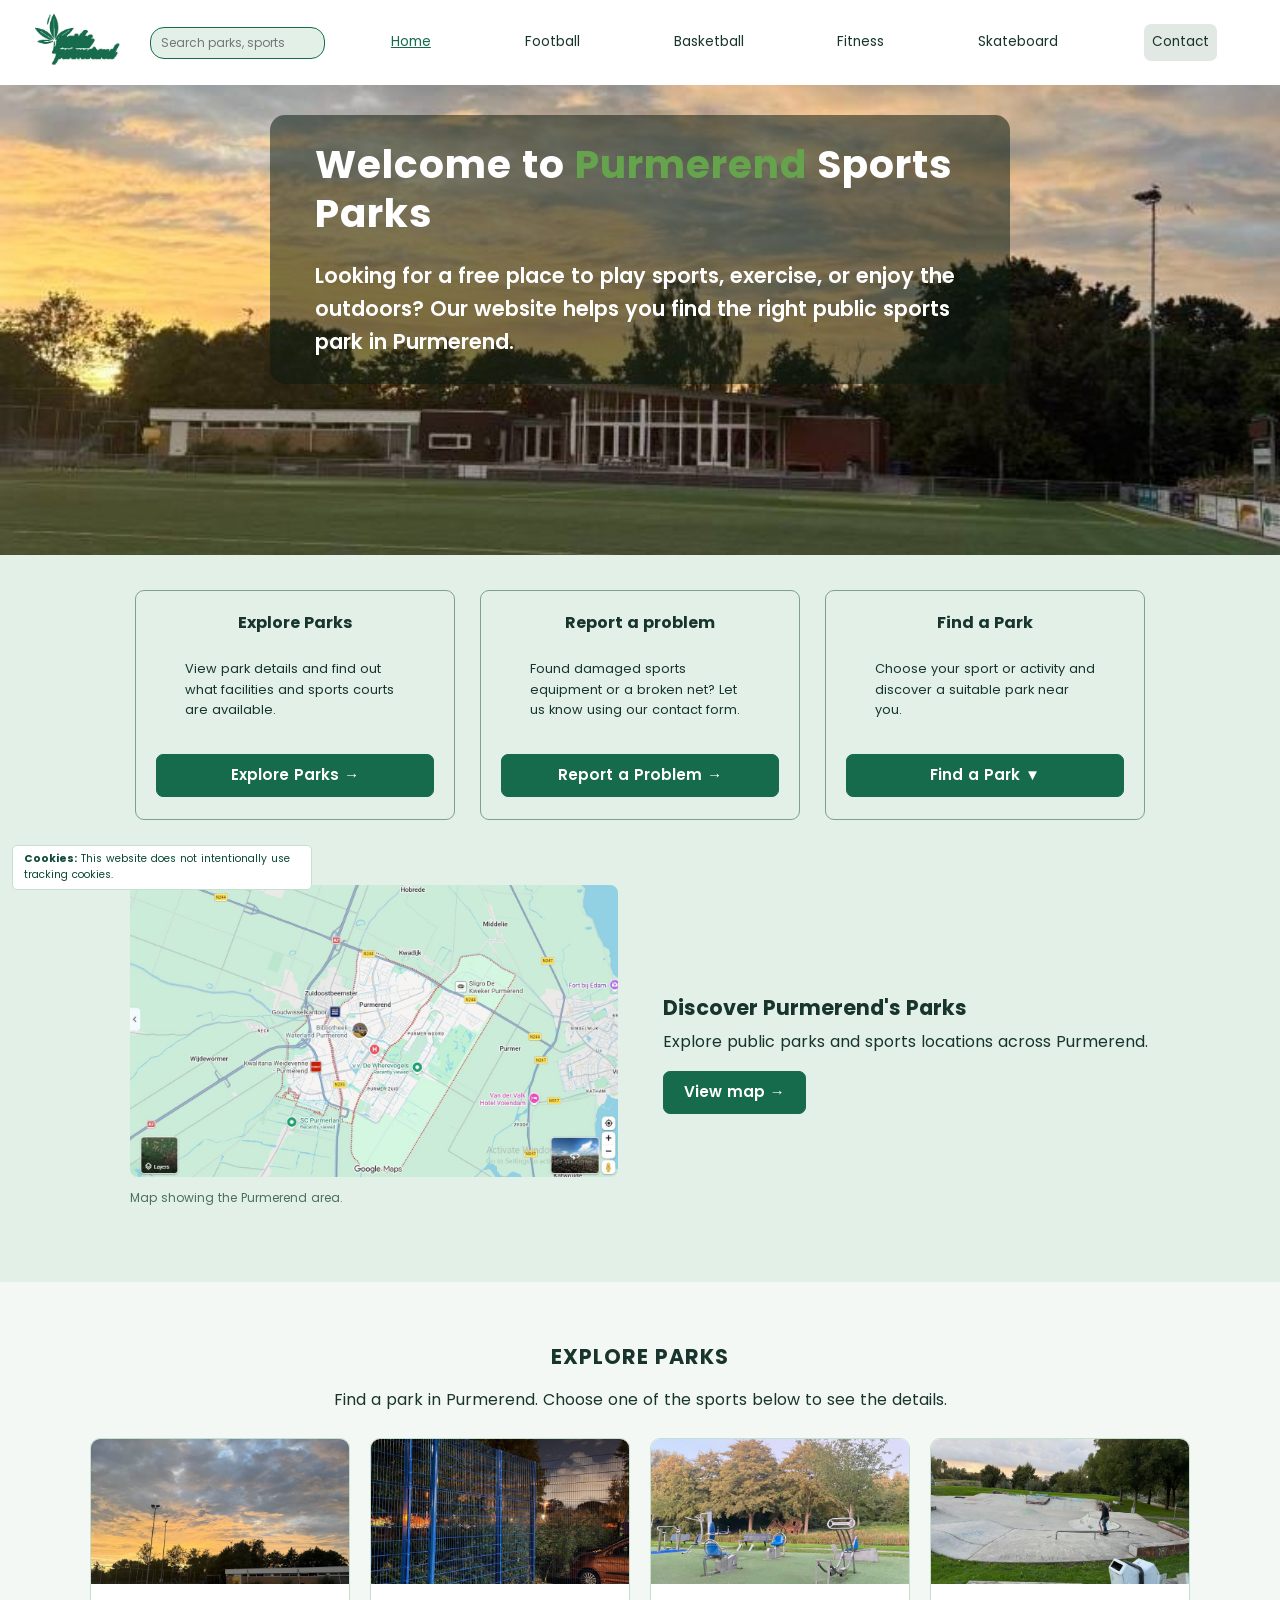
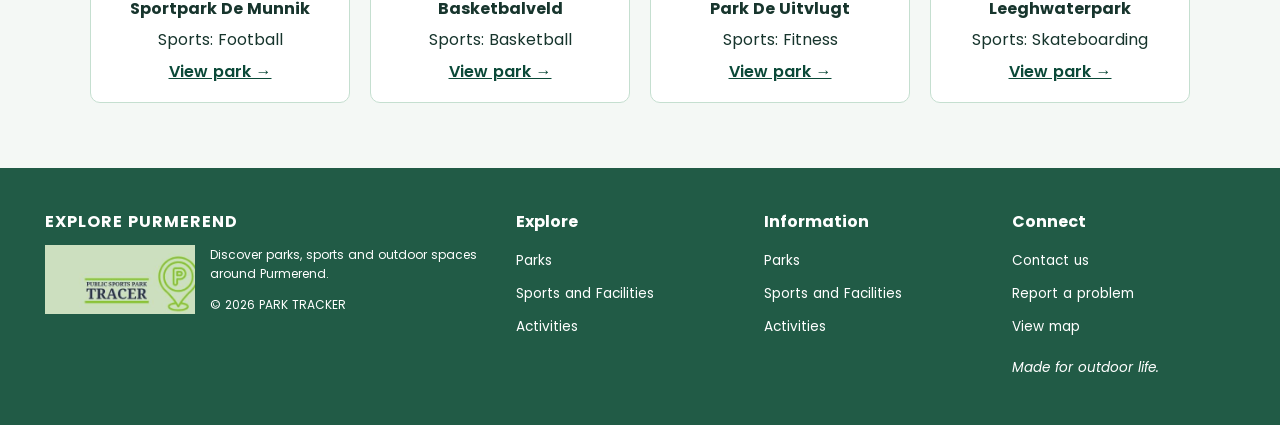
<file: index.html>
<!DOCTYPE html>
<html lang="en">
	<head>
		<meta charset="utf-8">
		<meta name="viewport" content="width=device-width, initial-scale=1.0">
		<meta name="author" content="Purmerend Sports Parks">
		<meta name="description" content="Find outdoor football, basketball, fitness and skateboard locations in Purmerend. Explore the parks, view the map or report a problem.">
		<meta name="keywords" content="Purmerend, sports parks, football, basketball, outdoor fitness">
		<title>Home | Purmerend Sports Parks</title>
		<link rel="icon" type="image/png" href="img/parks-purmerend-logo.png">
		<link rel="stylesheet" type="text/css" href="css/style.css">
		<script src="navigation.js" defer></script>
	</head>
	<body>
		<header class="site-header">
			<a class="site-logo" href="index.html" aria-label="Go to the homepage">
				<img src="img/parks-purmerend-logo.png" alt="Parks Purmerend green logo" title="Parks Purmerend">
			</a>
			<form class="search-form" action="https://www.google.com/search" method="get" role="search">
				<label for="site-search">Search the web for parks and sports</label>
				<input class="search-input" id="site-search" type="search" name="q" placeholder="Search parks, sports" required>
				<input class="search-submit" type="submit" value="Search">
			</form>
			<button id="menu-button" class="menu-button" type="button" aria-controls="site-navigation" aria-expanded="false">☰ Menu</button>
			<nav id="site-navigation" class="site-navigation" aria-label="Main navigation">
				<ul>
					<li><a class="current-page" href="index.html" aria-current="page">Home</a></li>
					<li><a href="football.html">Football</a></li>
					<li><a href="basketball.html">Basketball</a></li>
					<li><a href="fitness.html">Fitness</a></li>
					<li><a href="skateboard.html">Skateboard</a></li>
					<li><a class="contact-nav" href="contact.html">Contact</a></li>
				</ul>
			</nav>
		</header>
		<main>
			<section class="home-hero" aria-labelledby="home-title">
				<header class="hero-message">
					<h1 id="home-title">Welcome to <strong>Purmerend</strong> Sports Parks</h1>
					<p>Looking for a free place to play sports, exercise, or enjoy the outdoors? Our website helps you find the right public sports park in Purmerend.</p>
				</header>
			</section>
			<section class="home-features" aria-label="Ways to explore">
				<article class="feature-card feature-explore">
					<h2>Explore Parks</h2>
					<p>View park details and find out what facilities and sports courts are available.</p>
					<a class="button" href="#parks">Explore Parks →</a>
				</article>
				<article class="feature-card feature-report">
					<h2>Report a problem</h2>
					<p>Found damaged sports equipment or a broken net? Let us know using our contact form.</p>
					<a class="button" href="contact.html#report-form">Report a Problem →</a>
				</article>
				<article class="feature-card feature-find">
					<h2>Find a Park</h2>
					<p>Choose your sport or activity and discover a suitable park near you.</p>
					<details class="sport-picker">
						<summary>Find a Park ▼</summary>
						<ul>
							<li><a href="football.html">Football</a></li>
							<li><a href="basketball.html">Basketball</a></li>
							<li><a href="fitness.html">Fitness</a></li>
							<li><a href="skateboard.html">Skateboard</a></li>
						</ul>
					</details>
				</article>
			</section>
			<section id="park-map" class="map-overview" aria-labelledby="map-title">
				<figure>
					<a href="https://www.google.com/maps?q=sports+parks+Purmerend" target="_blank" rel="noopener noreferrer">
						<img src="img/purmerend-map.jpg" alt="Map of Purmerend and its surrounding parks" title="Discover sports parks around Purmerend">
					</a>
					<figcaption>Map showing the Purmerend area.</figcaption>
				</figure>
				<article class="map-text">
					<h2 id="map-title">Discover Purmerend's Parks</h2>
					<p>Explore public parks and sports locations across Purmerend.</p>
					<a class="button" href="https://www.google.com/maps?q=sports+parks+Purmerend" target="_blank" rel="noopener noreferrer">View map →</a>
				</article>
			</section>
			<section id="parks" class="parks-section" aria-labelledby="parks-title">
				<h2 id="parks-title">Explore Parks</h2>
				<p>Find a park in Purmerend. Choose one of the sports below to see the details.</p>
				<section class="park-cards" aria-label="Popular sport locations">
					<article>
						<img src="img/football-player.jpg" alt="Person playing football on an outdoor field" title="Football at Sportpark De Munnik">
						<h3>Sportpark De Munnik</h3>
						<p>Sports: Football</p>
						<a href="football.html">View park →</a>
					</article>
					<article>
						<img src="img/basketball-court.jpg" alt="Outdoor basketball court" title="Basketball park in Purmerend">
						<h3>Basketbalveld</h3>
						<p>Sports: Basketball</p>
						<a href="basketball.html">View park →</a>
					</article>
					<article>
						<img src="img/fitness-park.jpg" alt="Outdoor fitness equipment in a park" title="Fitness Park De Uitvlugt">
						<h3>Park De Uitvlugt</h3>
						<p>Sports: Fitness</p>
						<a href="fitness.html">View park →</a>
					</article>
					<article>
						<img src="img/skatepark.jpg" alt="Outdoor skate park with ramps" title="Skateboard park in Purmerend">
						<h3>Leeghwaterpark</h3>
						<p>Sports: Skateboarding</p>
						<a href="skateboard.html">View park →</a>
					</article>
				</section>
			</section>
		</main>
		<footer class="site-footer">
			<section class="footer-brand">
				<h2>Explore Purmerend</h2>
				<img src="img/park-tracker-logo.jpg" alt="Purmerend Sports Parks Tracker logo" title="Park Tracker logo">
				<p>Discover parks, sports and outdoor spaces around Purmerend.</p>
				<p>&copy; 2026 PARK TRACKER</p>
			</section>
			<section class="footer-links">
				<h2>Explore</h2>
				<ul>
					<li><a href="index.html#parks">Parks</a></li>
					<li><a href="football.html">Sports and Facilities</a></li>
					<li><a href="fitness.html">Activities</a></li>
				</ul>
			</section>
			<section class="footer-links">
				<h2>Information</h2>
				<ul>
					<li><a href="index.html#parks">Parks</a></li>
					<li><a href="basketball.html">Sports and Facilities</a></li>
					<li><a href="skateboard.html">Activities</a></li>
				</ul>
			</section>
			<section class="footer-links">
				<h2>Connect</h2>
				<ul>
					<li><a href="contact.html">Contact us</a></li>
					<li><a href="contact.html#report-form">Report a problem</a></li>
					<li><a href="index.html#park-map">View map</a></li>
				</ul>
				<p><em>Made for outdoor life.</em></p>
			</section>
		</footer>
		<aside class="cookie-notice" aria-label="Cookie notice">
			<p><strong>Cookies:</strong> This website does not intentionally use tracking cookies.</p>
		</aside>
	</body>
</html>
</file>
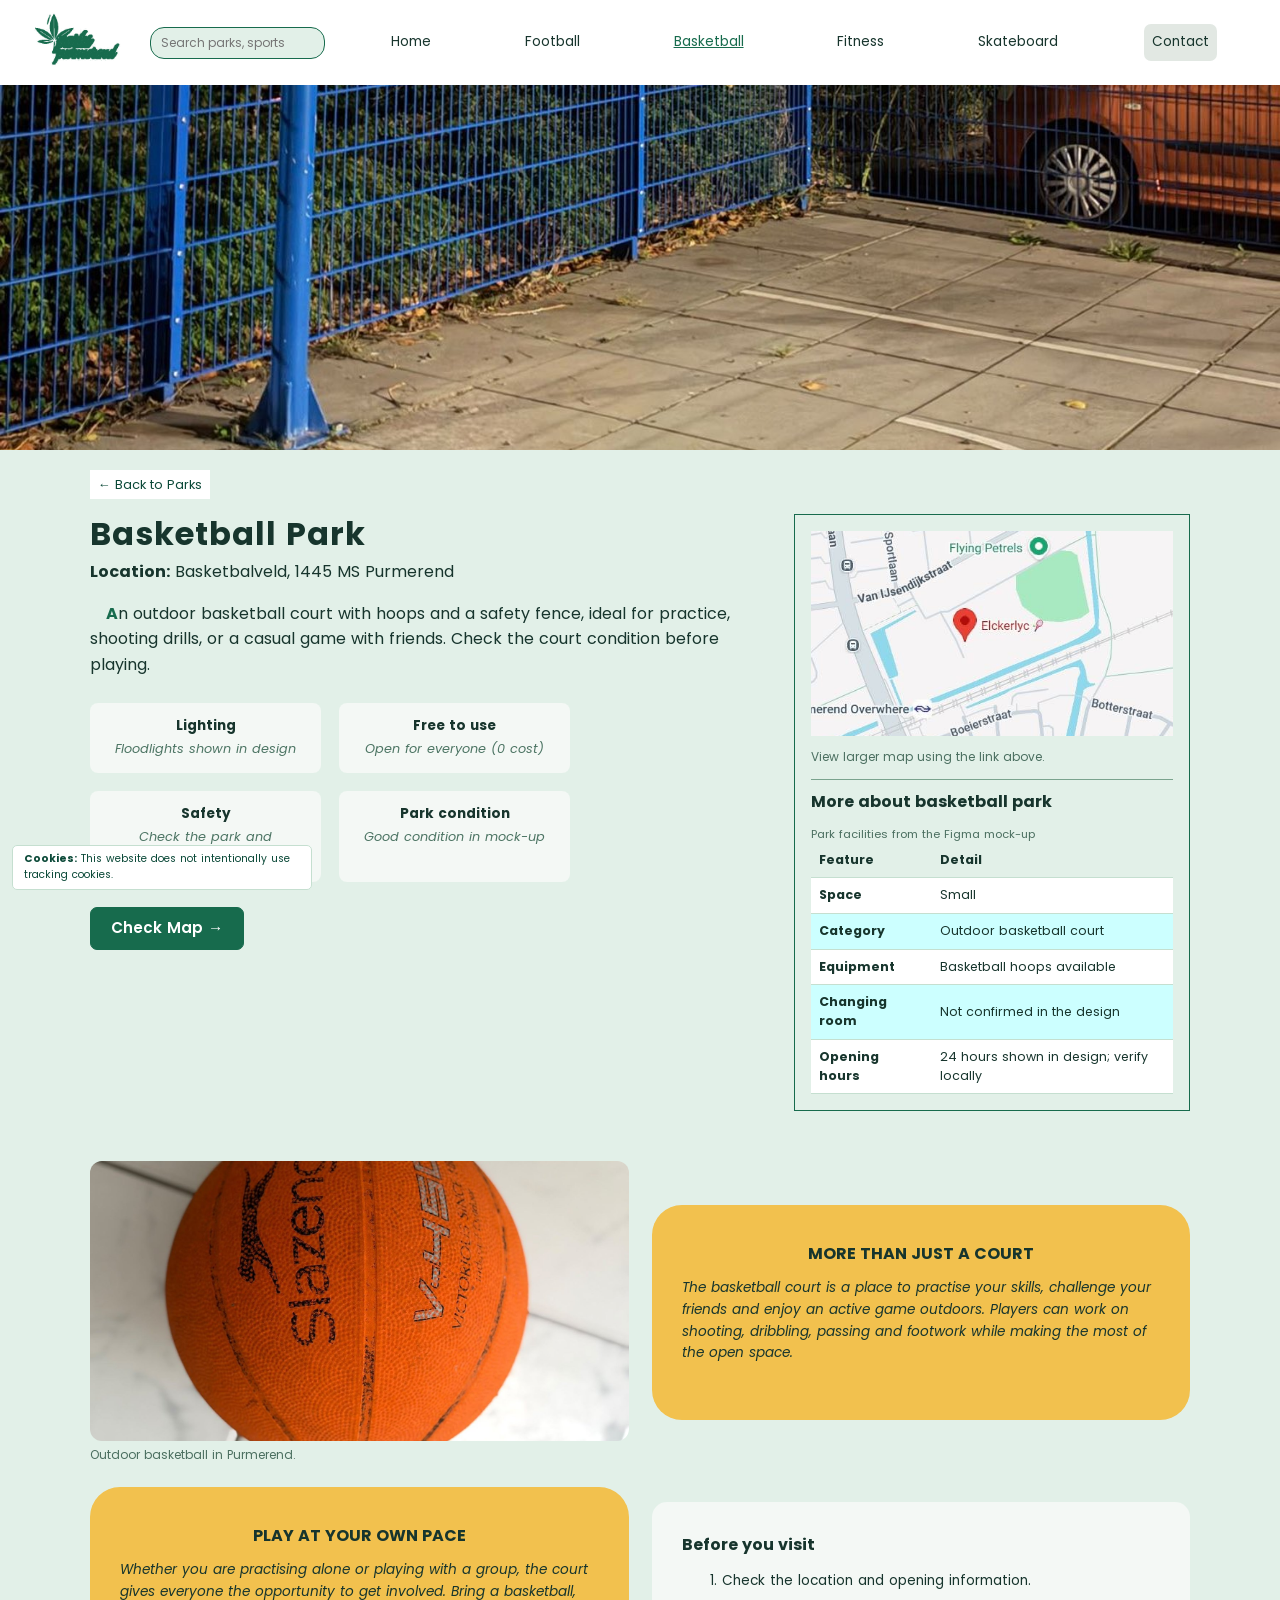
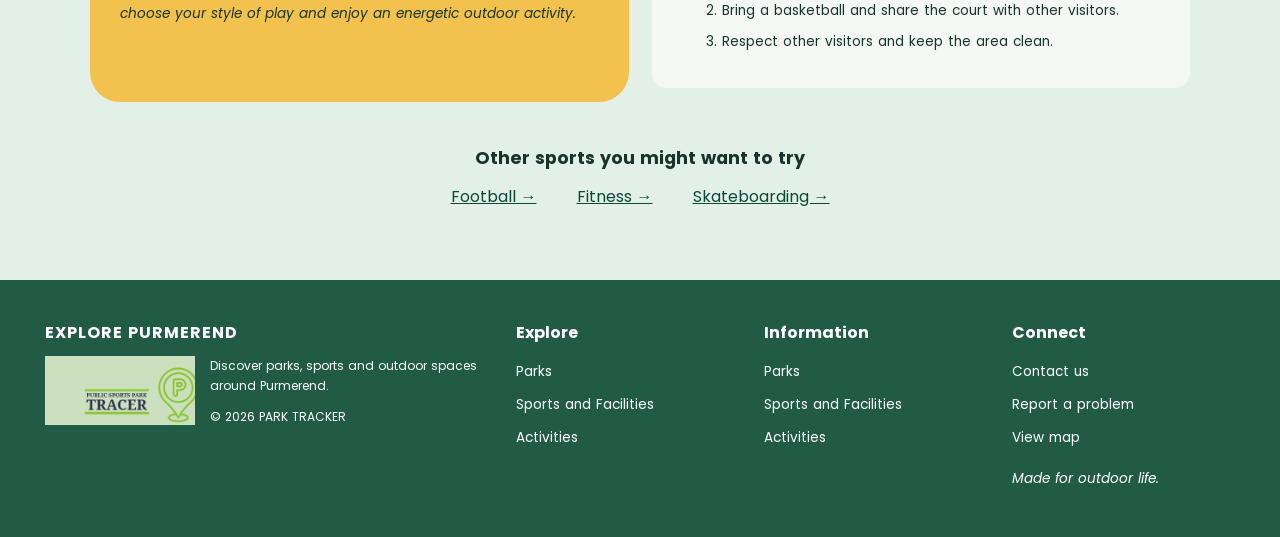
<file: basketball.html>
<!DOCTYPE html>
<html lang="en">
	<head>
		<meta charset="utf-8">
		<meta name="viewport" content="width=device-width, initial-scale=1.0">
		<meta name="author" content="Purmerend Sports Parks">
		<meta name="description" content="Discover basketball facilities in Purmerend, find the location on a map, check park information and explore other outdoor sports nearby.">
		<meta name="keywords" content="Purmerend, basketball, sports park, outdoor sports, facilities">
		<title>Basketball Park | Purmerend Sports Parks</title>
		<link rel="icon" type="image/png" href="img/parks-purmerend-logo.png">
		<link rel="stylesheet" type="text/css" href="css/style.css">
		<script src="navigation.js" defer></script>
	</head>
	<body>
		<header class="site-header">
			<a class="site-logo" href="index.html" aria-label="Go to the homepage">
				<img src="img/parks-purmerend-logo.png" alt="Parks Purmerend green logo" title="Parks Purmerend">
			</a>
			<form class="search-form" action="https://www.google.com/search" method="get" role="search">
				<label for="site-search">Search the web for parks and sports</label>
				<input class="search-input" id="site-search" type="search" name="q" placeholder="Search parks, sports" required>
				<input class="search-submit" type="submit" value="Search">
			</form>
			<button id="menu-button" class="menu-button" type="button" aria-controls="site-navigation" aria-expanded="false">☰ Menu</button>
			<nav id="site-navigation" class="site-navigation" aria-label="Main navigation">
				<ul>
					<li><a href="index.html">Home</a></li>
					<li><a href="football.html">Football</a></li>
					<li><a class="current-page" href="basketball.html" aria-current="page">Basketball</a></li>
					<li><a href="fitness.html">Fitness</a></li>
					<li><a href="skateboard.html">Skateboard</a></li>
					<li><a class="contact-nav" href="contact.html">Contact</a></li>
				</ul>
			</nav>
		</header>
		<main>
			<figure class="sport-banner">
				<img src="img/basketball-court.jpg" alt="Outdoor basketball court in Purmerend" title="Basketball Park">
				<figcaption>Basketball in Purmerend</figcaption>
			</figure>
			<section class="sport-content">
				<a class="back-link" href="index.html#parks">← Back to Parks</a>
				<section class="sport-columns">
					<article class="sport-intro">
						<h1>Basketball Park</h1>
						<p><strong>Location:</strong> Basketbalveld, 1445 MS Purmerend</p>
						<p class="sport-description">An outdoor basketball court with hoops and a safety fence, ideal for practice, shooting drills, or a casual game with friends. Check the court condition before playing.</p>
						<section class="facts" aria-label="Park information">
							<article><h2>Lighting</h2><p><em>Floodlights shown in design</em></p></article>
							<article><h2>Free to use</h2><p><em>Open for everyone (0 cost)</em></p></article>
							<article><h2>Safety</h2><p><em>Check the park and surroundings</em></p></article>
							<article><h2>Park condition</h2><p><em>Good condition in mock-up</em></p></article>
						</section>
						<a class="button" href="https://www.google.com/maps?q=Basketbalveld+1445+MS+Purmerend" target="_blank" rel="noopener noreferrer">Check Map →</a>
					</article>
					<aside class="sport-more">
						<figure>
							<a href="https://www.google.com/maps?q=Basketbalveld+1445+MS+Purmerend" target="_blank" rel="noopener noreferrer">
								<img src="img/basketball-map.jpg" alt="Map showing the basketball park area" title="Map of Basketball Park">
							</a>
							<figcaption>View larger map using the link above.</figcaption>
						</figure>
						<h2>More about basketball park</h2>
						<table class="facility-table">
							<caption>Park facilities from the Figma mock-up</caption>
							<thead><tr><th scope="col">Feature</th><th scope="col">Detail</th></tr></thead>
							<tbody>
								<tr><th scope="row">Space</th><td>Small</td></tr>
								<tr><th scope="row">Category</th><td>Outdoor basketball court</td></tr>
								<tr><th scope="row">Equipment</th><td>Basketball hoops available</td></tr>
								<tr><th scope="row">Changing room</th><td>Not confirmed in the design</td></tr>
								<tr><th scope="row">Opening hours</th><td>24 hours shown in design; verify locally</td></tr>
							</tbody>
						</table>
					</aside>
				</section>
				<section class="sport-stories" aria-label="More about the sport">
					<figure>
						<img src="img/basketball-ball.jpg" alt="Basketball location and equipment" title="Basketball at the park">
						<figcaption>Outdoor basketball in Purmerend.</figcaption>
					</figure>
					<article class="story-card">
						<h2>MORE THAN JUST A COURT</h2>
						<p>The basketball court is a place to practise your skills, challenge your friends and enjoy an active game outdoors. Players can work on shooting, dribbling, passing and footwork while making the most of the open space.</p>
					</article>
					<article class="story-card">
						<h2>PLAY AT YOUR OWN PACE</h2>
						<p>Whether you are practising alone or playing with a group, the court gives everyone the opportunity to get involved. Bring a basketball, choose your style of play and enjoy an energetic outdoor activity.</p>
					</article>
					<aside class="visit-tips">
						<h2>Before you visit</h2>
						<ol>
							<li>Check the location and opening information.</li>
							<li>Bring a basketball and share the court with other visitors.</li>
							<li>Respect other visitors and keep the area clean.</li>
						</ol>
					</aside>
				</section>
				<nav class="other-sports" aria-label="Other sports you might want to try">
					<h2>Other sports you might want to try</h2>
					<ul>
						<li><a href="football.html">Football →</a></li>
						<li><a href="fitness.html">Fitness →</a></li>
						<li><a href="skateboard.html">Skateboarding →</a></li>
					</ul>
				</nav>
			</section>
		</main>
		<footer class="site-footer">
			<section class="footer-brand">
				<h2>Explore Purmerend</h2>
				<img src="img/park-tracker-logo.jpg" alt="Purmerend Sports Parks Tracker logo" title="Park Tracker logo">
				<p>Discover parks, sports and outdoor spaces around Purmerend.</p>
				<p>&copy; 2026 PARK TRACKER</p>
			</section>
			<section class="footer-links">
				<h2>Explore</h2>
				<ul>
					<li><a href="index.html#parks">Parks</a></li>
					<li><a href="football.html">Sports and Facilities</a></li>
					<li><a href="fitness.html">Activities</a></li>
				</ul>
			</section>
			<section class="footer-links">
				<h2>Information</h2>
				<ul>
					<li><a href="index.html#parks">Parks</a></li>
					<li><a href="basketball.html">Sports and Facilities</a></li>
					<li><a href="skateboard.html">Activities</a></li>
				</ul>
			</section>
			<section class="footer-links">
				<h2>Connect</h2>
				<ul>
					<li><a href="contact.html">Contact us</a></li>
					<li><a href="contact.html#report-form">Report a problem</a></li>
					<li><a href="index.html#park-map">View map</a></li>
				</ul>
				<p><em>Made for outdoor life.</em></p>
			</section>
		</footer>
		<aside class="cookie-notice" aria-label="Cookie notice">
			<p><strong>Cookies:</strong> This website does not intentionally use tracking cookies.</p>
		</aside>
	</body>
</html>
</file>
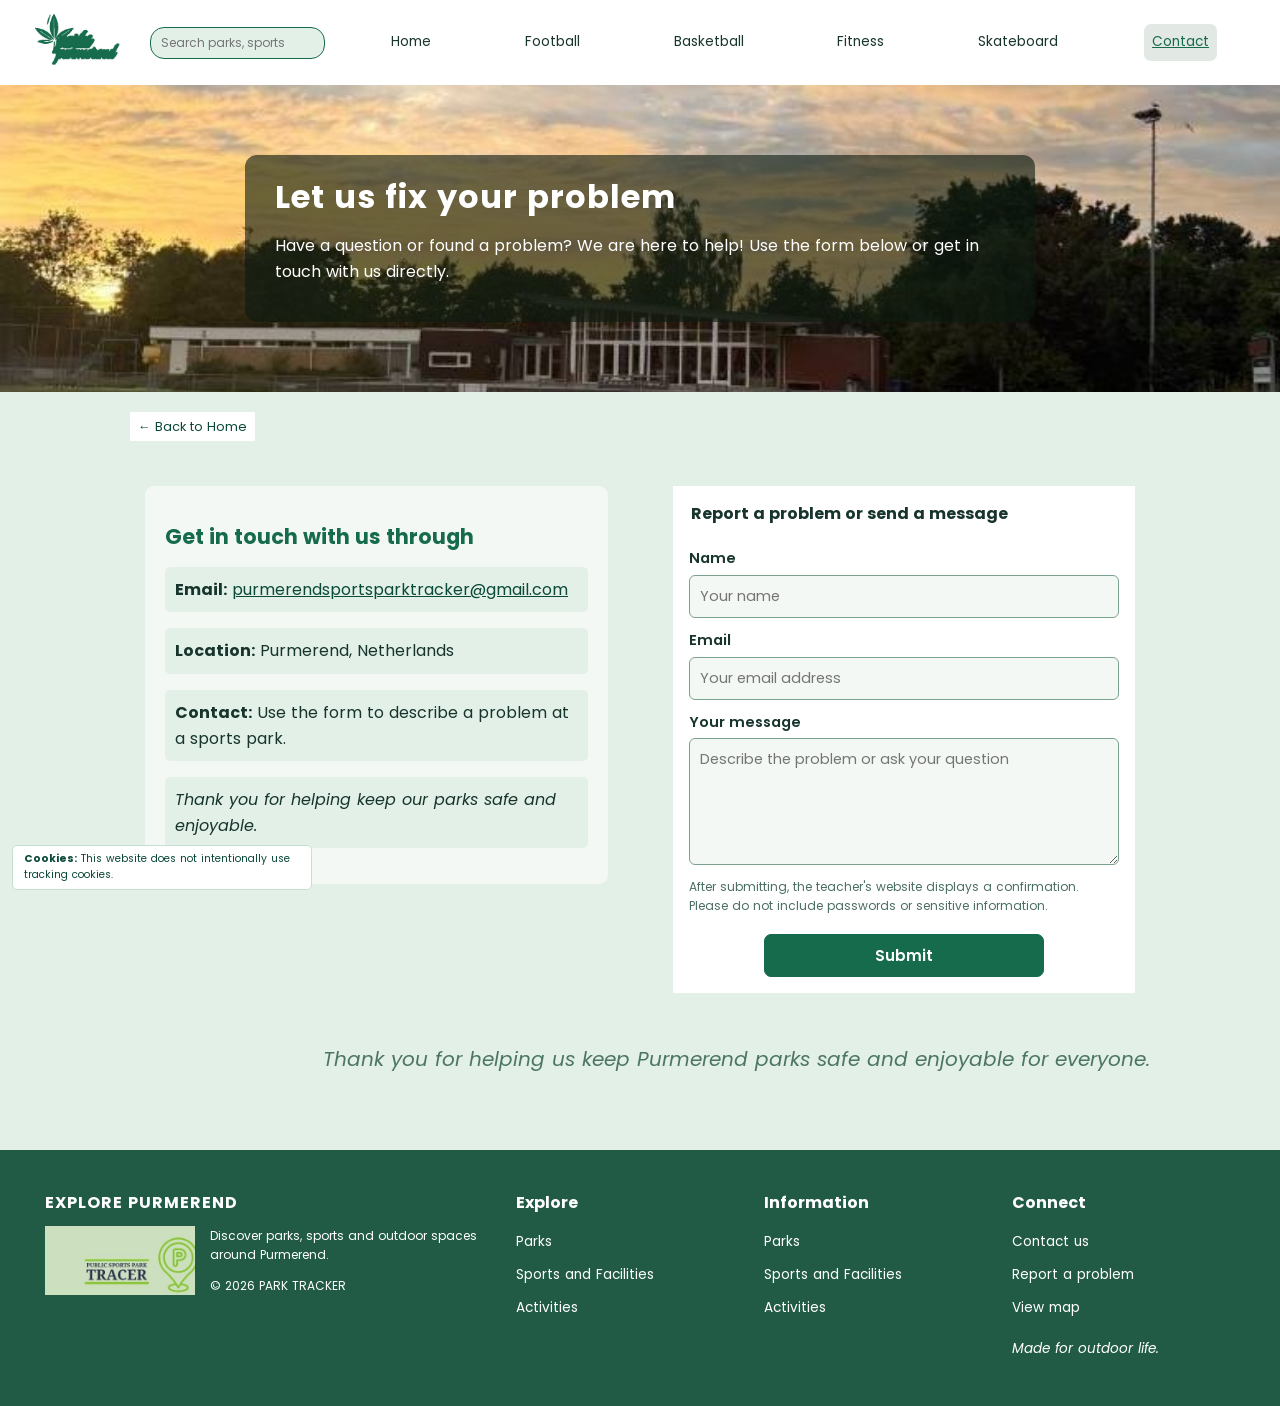
<file: contact.html>
<!DOCTYPE html>
<html lang="en">
	<head>
		<meta charset="utf-8">
		<meta name="viewport" content="width=device-width, initial-scale=1.0">
		<meta name="author" content="Purmerend Sports Parks">
		<meta name="description" content="Contact Purmerend Sports Parks to report a problem at a sports location, ask a question or share information about a public park.">
		<meta name="keywords" content="Purmerend, contact, sports parks, report a problem, park facilities">
		<title>Contact | Purmerend Sports Parks</title>
		<link rel="icon" type="image/png" href="img/parks-purmerend-logo.png">
		<link rel="stylesheet" type="text/css" href="css/style.css">
		<script src="navigation.js" defer></script>
	</head>
	<body>
		<header class="site-header">
			<a class="site-logo" href="index.html" aria-label="Go to the homepage">
				<img src="img/parks-purmerend-logo.png" alt="Parks Purmerend green logo" title="Parks Purmerend">
			</a>
			<form class="search-form" action="https://www.google.com/search" method="get" role="search">
				<label for="site-search">Search the web for parks and sports</label>
				<input class="search-input" id="site-search" type="search" name="q" placeholder="Search parks, sports" required>
				<input class="search-submit" type="submit" value="Search">
			</form>
			<button id="menu-button" class="menu-button" type="button" aria-controls="site-navigation" aria-expanded="false">☰ Menu</button>
			<nav id="site-navigation" class="site-navigation" aria-label="Main navigation">
				<ul>
					<li><a href="index.html">Home</a></li>
					<li><a href="football.html">Football</a></li>
					<li><a href="basketball.html">Basketball</a></li>
					<li><a href="fitness.html">Fitness</a></li>
					<li><a href="skateboard.html">Skateboard</a></li>
					<li><a class="contact-nav current-page" href="contact.html" aria-current="page">Contact</a></li>
				</ul>
			</nav>
		</header>
		<main>
			<section class="contact-hero">
				<header>
					<h1>Let us fix your problem</h1>
					<p>Have a question or found a problem? We are here to help! Use the form below or get in touch with us directly.</p>
				</header>
			</section>
			<section class="contact-area">
				<a class="back-link" href="index.html">← Back to Home</a>
				<section class="contact-columns" aria-label="Contact information and report form">
					<aside class="contact-details">
						<h2>Get in touch with us through</h2>
						<p><strong>Email:</strong> <a href="mailto:purmerendsportsparktracker@gmail.com">purmerendsportsparktracker@gmail.com</a></p>
						<p><strong>Location:</strong> Purmerend, Netherlands</p>
						<p><strong>Contact:</strong> Use the form to describe a problem at a sports park.</p>
						<p><em>Thank you for helping keep our parks safe and enjoyable.</em></p>
					</aside>
					<form id="report-form" class="contact-form" action="https://next-app-router-playground-kohl.vercel.app/api/contact" method="post">
						<fieldset>
							<legend>Report a problem or send a message</legend>

							<label for="visitor-name">Name</label>
							<input class="form-field" id="visitor-name" name="name" type="text" placeholder="Your name" required>

							<label for="visitor-email">Email</label>
							<input class="form-field" id="visitor-email" name="email" type="email" placeholder="Your email address" required>

							<label for="visitor-message">Your message</label>
							<textarea id="visitor-message" name="message" rows="5" placeholder="Describe the problem or ask your question" required></textarea>

							<p class="form-explanation">After submitting, the teacher's website displays a confirmation. Please do not include passwords or sensitive information.</p>
							<input class="button" type="submit" value="Submit">
						</fieldset>
					</form>
				</section>
				<p class="contact-thanks">Thank you for helping us keep Purmerend parks safe and enjoyable for everyone.</p>
			</section>
		</main>
		<footer class="site-footer">
			<section class="footer-brand">
				<h2>Explore Purmerend</h2>
				<img src="img/park-tracker-logo.jpg" alt="Purmerend Sports Parks Tracker logo" title="Park Tracker logo">
				<p>Discover parks, sports and outdoor spaces around Purmerend.</p>
				<p>&copy; 2026 PARK TRACKER</p>
			</section>
			<section class="footer-links">
				<h2>Explore</h2>
				<ul>
					<li><a href="index.html#parks">Parks</a></li>
					<li><a href="football.html">Sports and Facilities</a></li>
					<li><a href="fitness.html">Activities</a></li>
				</ul>
			</section>
			<section class="footer-links">
				<h2>Information</h2>
				<ul>
					<li><a href="index.html#parks">Parks</a></li>
					<li><a href="basketball.html">Sports and Facilities</a></li>
					<li><a href="skateboard.html">Activities</a></li>
				</ul>
			</section>
			<section class="footer-links">
				<h2>Connect</h2>
				<ul>
					<li><a href="contact.html">Contact us</a></li>
					<li><a href="contact.html#report-form">Report a problem</a></li>
					<li><a href="index.html#park-map">View map</a></li>
				</ul>
				<p><em>Made for outdoor life.</em></p>
			</section>
		</footer>
		<aside class="cookie-notice" aria-label="Cookie notice">
			<p><strong>Cookies:</strong> This website does not intentionally use tracking cookies.</p>
		</aside>
	</body>
</html>
</file>
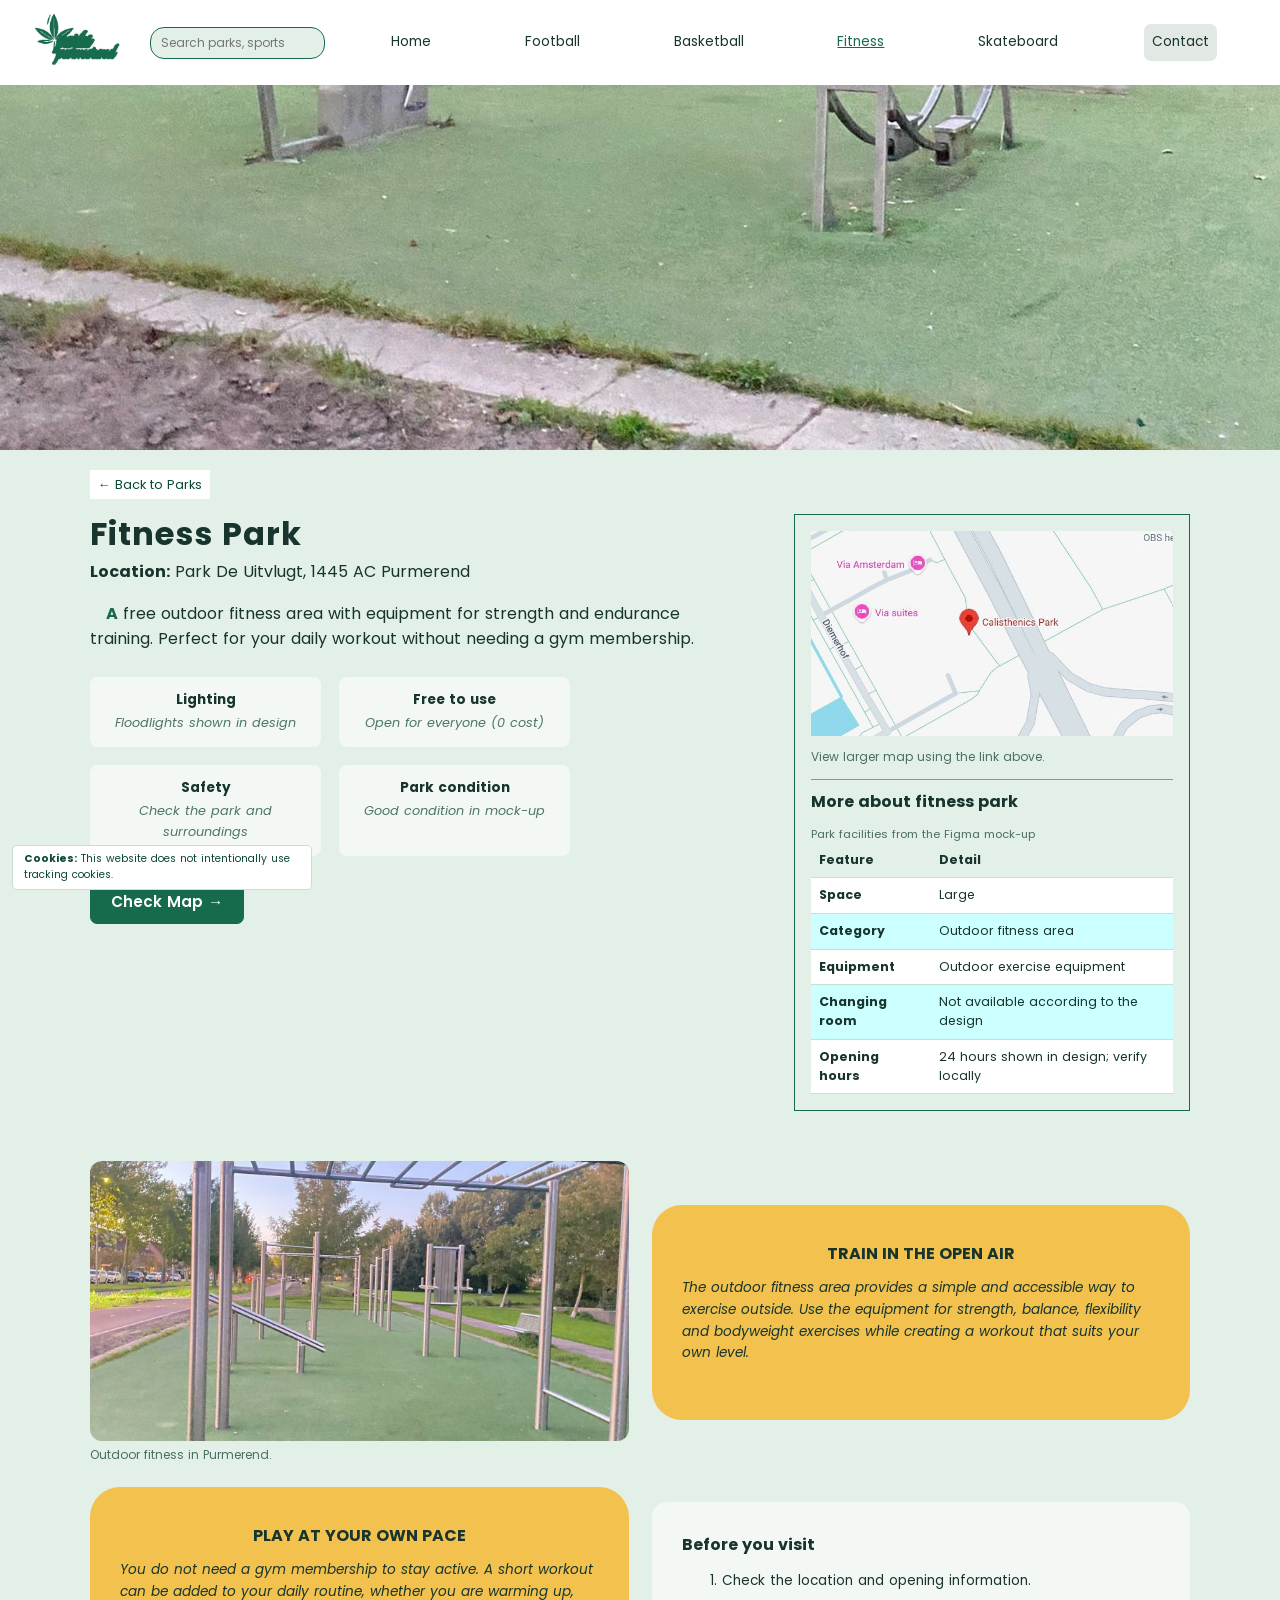
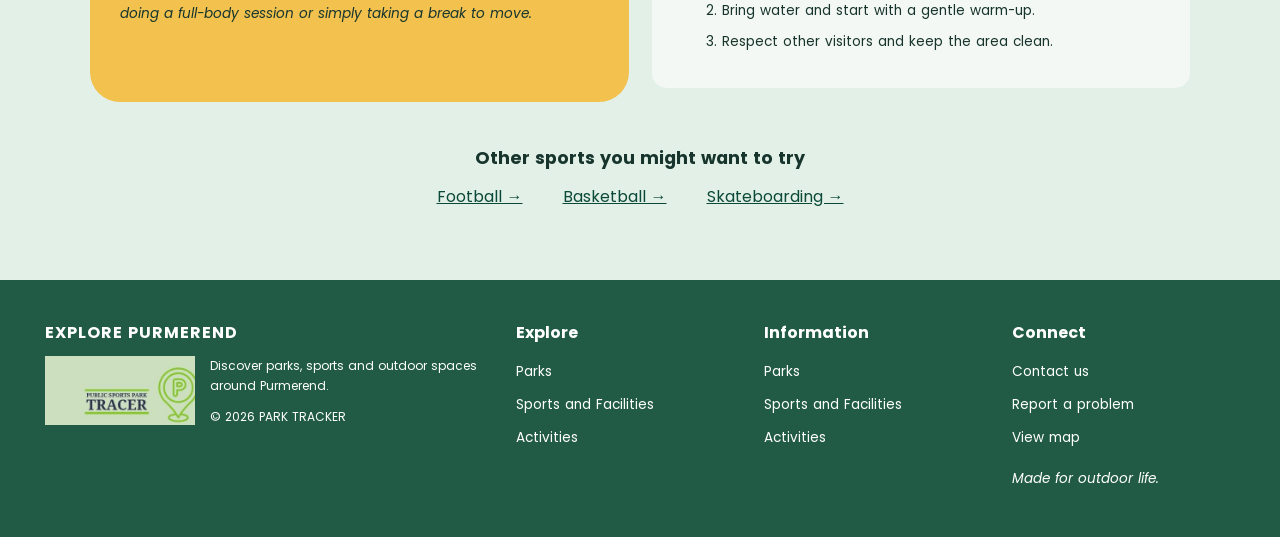
<file: fitness.html>
<!DOCTYPE html>
<html lang="en">
	<head>
		<meta charset="utf-8">
		<meta name="viewport" content="width=device-width, initial-scale=1.0">
		<meta name="author" content="Purmerend Sports Parks">
		<meta name="description" content="Discover fitness facilities in Purmerend, find the location on a map, check park information and explore other outdoor sports nearby.">
		<meta name="keywords" content="Purmerend, fitness, sports park, outdoor sports, facilities">
		<title>Fitness Park | Purmerend Sports Parks</title>
		<link rel="icon" type="image/png" href="img/parks-purmerend-logo.png">
		<link rel="stylesheet" type="text/css" href="css/style.css">
		<script src="navigation.js" defer></script>
	</head>
	<body>
		<header class="site-header">
			<a class="site-logo" href="index.html" aria-label="Go to the homepage">
				<img src="img/parks-purmerend-logo.png" alt="Parks Purmerend green logo" title="Parks Purmerend">
			</a>
			<form class="search-form" action="https://www.google.com/search" method="get" role="search">
				<label for="site-search">Search the web for parks and sports</label>
				<input class="search-input" id="site-search" type="search" name="q" placeholder="Search parks, sports" required>
				<input class="search-submit" type="submit" value="Search">
			</form>
			<button id="menu-button" class="menu-button" type="button" aria-controls="site-navigation" aria-expanded="false">☰ Menu</button>
			<nav id="site-navigation" class="site-navigation" aria-label="Main navigation">
				<ul>
					<li><a href="index.html">Home</a></li>
					<li><a href="football.html">Football</a></li>
					<li><a href="basketball.html">Basketball</a></li>
					<li><a class="current-page" href="fitness.html" aria-current="page">Fitness</a></li>
					<li><a href="skateboard.html">Skateboard</a></li>
					<li><a class="contact-nav" href="contact.html">Contact</a></li>
				</ul>
			</nav>
		</header>
		<main>
			<figure class="sport-banner">
				<img src="img/fitness-park.jpg" alt="Outdoor fitness equipment among trees" title="Fitness Park">
				<figcaption>Fitness in Purmerend</figcaption>
			</figure>
			<section class="sport-content">
				<a class="back-link" href="index.html#parks">← Back to Parks</a>
				<section class="sport-columns">
					<article class="sport-intro">
						<h1>Fitness Park</h1>
						<p><strong>Location:</strong> Park De Uitvlugt, 1445 AC Purmerend</p>
						<p class="sport-description">A free outdoor fitness area with equipment for strength and endurance training. Perfect for your daily workout without needing a gym membership.</p>
						<section class="facts" aria-label="Park information">
							<article><h2>Lighting</h2><p><em>Floodlights shown in design</em></p></article>
							<article><h2>Free to use</h2><p><em>Open for everyone (0 cost)</em></p></article>
							<article><h2>Safety</h2><p><em>Check the park and surroundings</em></p></article>
							<article><h2>Park condition</h2><p><em>Good condition in mock-up</em></p></article>
						</section>
						<a class="button" href="https://www.google.com/maps?q=Park+De+Uitvlugt+Purmerend" target="_blank" rel="noopener noreferrer">Check Map →</a>
					</article>
					<aside class="sport-more">
						<figure>
							<a href="https://www.google.com/maps?q=Park+De+Uitvlugt+Purmerend" target="_blank" rel="noopener noreferrer">
								<img src="img/fitness-map.jpg" alt="Map showing the fitness park area" title="Map of Fitness Park">
							</a>
							<figcaption>View larger map using the link above.</figcaption>
						</figure>
						<h2>More about fitness park</h2>
						<table class="facility-table">
							<caption>Park facilities from the Figma mock-up</caption>
							<thead><tr><th scope="col">Feature</th><th scope="col">Detail</th></tr></thead>
							<tbody>
								<tr><th scope="row">Space</th><td>Large</td></tr>
								<tr><th scope="row">Category</th><td>Outdoor fitness area</td></tr>
								<tr><th scope="row">Equipment</th><td>Outdoor exercise equipment</td></tr>
								<tr><th scope="row">Changing room</th><td>Not available according to the design</td></tr>
								<tr><th scope="row">Opening hours</th><td>24 hours shown in design; verify locally</td></tr>
							</tbody>
						</table>
					</aside>
				</section>
				<section class="sport-stories" aria-label="More about the sport">
					<figure>
						<img src="img/fitness-bars.jpg" alt="Fitness location and equipment" title="Fitness at the park">
						<figcaption>Outdoor fitness in Purmerend.</figcaption>
					</figure>
					<article class="story-card">
						<h2>TRAIN IN THE OPEN AIR</h2>
						<p>The outdoor fitness area provides a simple and accessible way to exercise outside. Use the equipment for strength, balance, flexibility and bodyweight exercises while creating a workout that suits your own level.</p>
					</article>
					<article class="story-card">
						<h2>PLAY AT YOUR OWN PACE</h2>
						<p>You do not need a gym membership to stay active. A short workout can be added to your daily routine, whether you are warming up, doing a full-body session or simply taking a break to move.</p>
					</article>
					<aside class="visit-tips">
						<h2>Before you visit</h2>
						<ol>
							<li>Check the location and opening information.</li>
							<li>Bring water and start with a gentle warm-up.</li>
							<li>Respect other visitors and keep the area clean.</li>
						</ol>
					</aside>
				</section>
				<nav class="other-sports" aria-label="Other sports you might want to try">
					<h2>Other sports you might want to try</h2>
					<ul>
						<li><a href="football.html">Football →</a></li>
						<li><a href="basketball.html">Basketball →</a></li>
						<li><a href="skateboard.html">Skateboarding →</a></li>
					</ul>
				</nav>
			</section>
		</main>
		<footer class="site-footer">
			<section class="footer-brand">
				<h2>Explore Purmerend</h2>
				<img src="img/park-tracker-logo.jpg" alt="Purmerend Sports Parks Tracker logo" title="Park Tracker logo">
				<p>Discover parks, sports and outdoor spaces around Purmerend.</p>
				<p>&copy; 2026 PARK TRACKER</p>
			</section>
			<section class="footer-links">
				<h2>Explore</h2>
				<ul>
					<li><a href="index.html#parks">Parks</a></li>
					<li><a href="football.html">Sports and Facilities</a></li>
					<li><a href="fitness.html">Activities</a></li>
				</ul>
			</section>
			<section class="footer-links">
				<h2>Information</h2>
				<ul>
					<li><a href="index.html#parks">Parks</a></li>
					<li><a href="basketball.html">Sports and Facilities</a></li>
					<li><a href="skateboard.html">Activities</a></li>
				</ul>
			</section>
			<section class="footer-links">
				<h2>Connect</h2>
				<ul>
					<li><a href="contact.html">Contact us</a></li>
					<li><a href="contact.html#report-form">Report a problem</a></li>
					<li><a href="index.html#park-map">View map</a></li>
				</ul>
				<p><em>Made for outdoor life.</em></p>
			</section>
		</footer>
		<aside class="cookie-notice" aria-label="Cookie notice">
			<p><strong>Cookies:</strong> This website does not intentionally use tracking cookies.</p>
		</aside>
	</body>
</html>
</file>
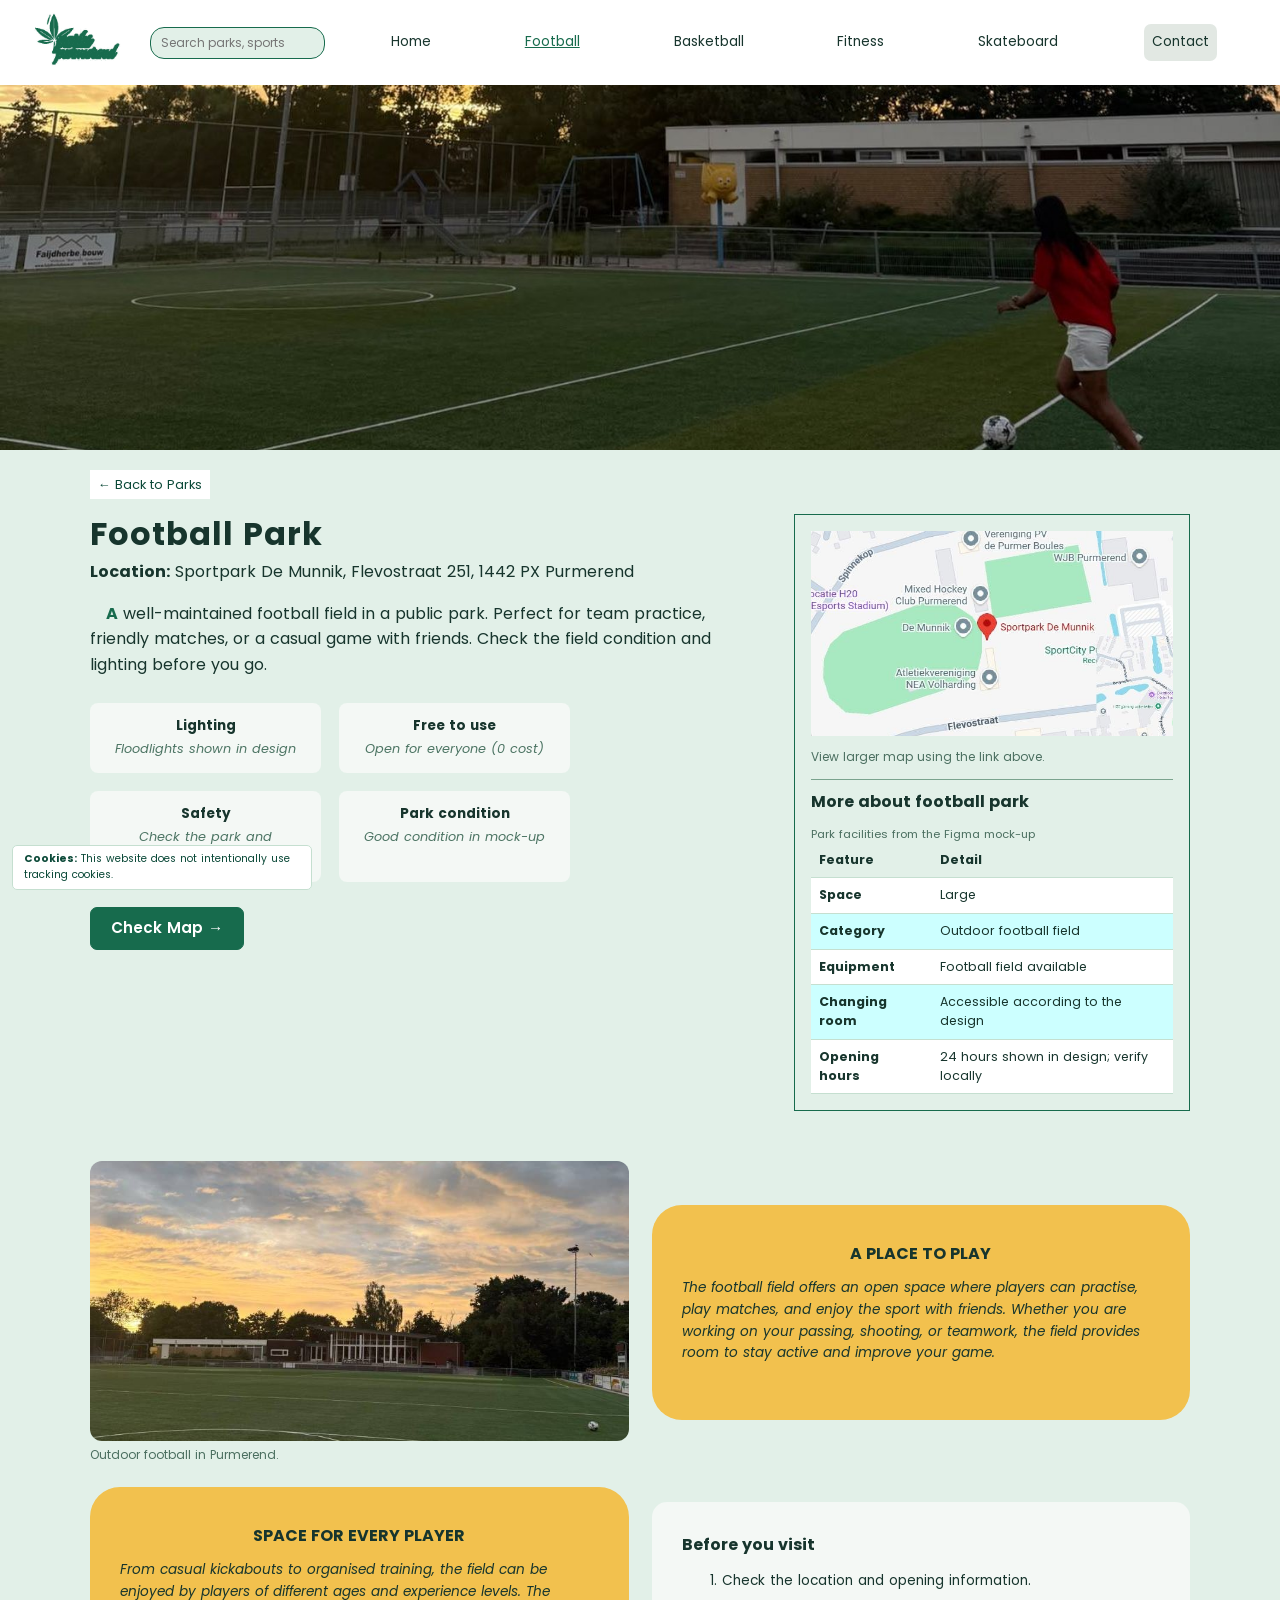
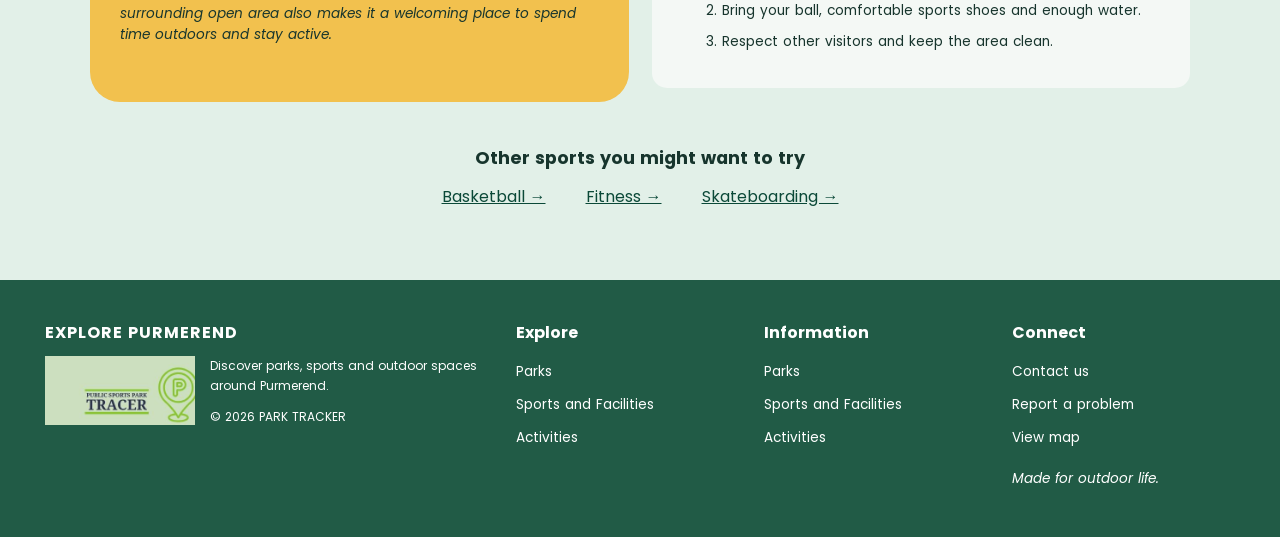
<file: football.html>
<!DOCTYPE html>
<html lang="en">
	<head>
		<meta charset="utf-8">
		<meta name="viewport" content="width=device-width, initial-scale=1.0">
		<meta name="author" content="Purmerend Sports Parks">
		<meta name="description" content="Discover football facilities in Purmerend, find the location on a map, check park information and explore other outdoor sports nearby.">
		<meta name="keywords" content="Purmerend, football, sports park, outdoor sports, facilities">
		<title>Football Park | Purmerend Sports Parks</title>
		<link rel="icon" type="image/png" href="img/parks-purmerend-logo.png">
		<link rel="stylesheet" type="text/css" href="css/style.css">
		<script src="navigation.js" defer></script>
	</head>
	<body>
		<header class="site-header">
			<a class="site-logo" href="index.html" aria-label="Go to the homepage">
				<img src="img/parks-purmerend-logo.png" alt="Parks Purmerend green logo" title="Parks Purmerend">
			</a>
			<form class="search-form" action="https://www.google.com/search" method="get" role="search">
				<label for="site-search">Search the web for parks and sports</label>
				<input class="search-input" id="site-search" type="search" name="q" placeholder="Search parks, sports" required>
				<input class="search-submit" type="submit" value="Search">
			</form>
			<button id="menu-button" class="menu-button" type="button" aria-controls="site-navigation" aria-expanded="false">☰ Menu</button>
			<nav id="site-navigation" class="site-navigation" aria-label="Main navigation">
				<ul>
					<li><a href="index.html">Home</a></li>
					<li><a class="current-page" href="football.html" aria-current="page">Football</a></li>
					<li><a href="basketball.html">Basketball</a></li>
					<li><a href="fitness.html">Fitness</a></li>
					<li><a href="skateboard.html">Skateboard</a></li>
					<li><a class="contact-nav" href="contact.html">Contact</a></li>
				</ul>
			</nav>
		</header>
		<main>
			<figure class="sport-banner">
				<img src="img/football-player.jpg" alt="Football player on the field at sunset" title="Football Park">
				<figcaption>Football in Purmerend</figcaption>
			</figure>
			<section class="sport-content">
				<a class="back-link" href="index.html#parks">← Back to Parks</a>
				<section class="sport-columns">
					<article class="sport-intro">
						<h1>Football Park</h1>
						<p><strong>Location:</strong> Sportpark De Munnik, Flevostraat 251, 1442 PX Purmerend</p>
						<p class="sport-description">A well-maintained football field in a public park. Perfect for team practice, friendly matches, or a casual game with friends. Check the field condition and lighting before you go.</p>
						<section class="facts" aria-label="Park information">
							<article><h2>Lighting</h2><p><em>Floodlights shown in design</em></p></article>
							<article><h2>Free to use</h2><p><em>Open for everyone (0 cost)</em></p></article>
							<article><h2>Safety</h2><p><em>Check the park and surroundings</em></p></article>
							<article><h2>Park condition</h2><p><em>Good condition in mock-up</em></p></article>
						</section>
						<a class="button" href="https://www.google.com/maps?q=Sportpark+De+Munnik+Purmerend" target="_blank" rel="noopener noreferrer">Check Map →</a>
					</article>
					<aside class="sport-more">
						<figure>
							<a href="https://www.google.com/maps?q=Sportpark+De+Munnik+Purmerend" target="_blank" rel="noopener noreferrer">
								<img src="img/football-map.jpg" alt="Map showing the football park area" title="Map of Football Park">
							</a>
							<figcaption>View larger map using the link above.</figcaption>
						</figure>
						<h2>More about football park</h2>
						<table class="facility-table">
							<caption>Park facilities from the Figma mock-up</caption>
							<thead><tr><th scope="col">Feature</th><th scope="col">Detail</th></tr></thead>
							<tbody>
								<tr><th scope="row">Space</th><td>Large</td></tr>
								<tr><th scope="row">Category</th><td>Outdoor football field</td></tr>
								<tr><th scope="row">Equipment</th><td>Football field available</td></tr>
								<tr><th scope="row">Changing room</th><td>Accessible according to the design</td></tr>
								<tr><th scope="row">Opening hours</th><td>24 hours shown in design; verify locally</td></tr>
							</tbody>
						</table>
					</aside>
				</section>
				<section class="sport-stories" aria-label="More about the sport">
					<figure>
						<img src="img/football-field.jpg" alt="Football location and equipment" title="Football at the park">
						<figcaption>Outdoor football in Purmerend.</figcaption>
					</figure>
					<article class="story-card">
						<h2>A PLACE TO PLAY</h2>
						<p>The football field offers an open space where players can practise, play matches, and enjoy the sport with friends. Whether you are working on your passing, shooting, or teamwork, the field provides room to stay active and improve your game.</p>
					</article>
					<article class="story-card">
						<h2>SPACE FOR EVERY PLAYER</h2>
						<p>From casual kickabouts to organised training, the field can be enjoyed by players of different ages and experience levels. The surrounding open area also makes it a welcoming place to spend time outdoors and stay active.</p>
					</article>
					<aside class="visit-tips">
						<h2>Before you visit</h2>
						<ol>
							<li>Check the location and opening information.</li>
							<li>Bring your ball, comfortable sports shoes and enough water.</li>
							<li>Respect other visitors and keep the area clean.</li>
						</ol>
					</aside>
				</section>
				<nav class="other-sports" aria-label="Other sports you might want to try">
					<h2>Other sports you might want to try</h2>
					<ul>
						<li><a href="basketball.html">Basketball →</a></li>
						<li><a href="fitness.html">Fitness →</a></li>
						<li><a href="skateboard.html">Skateboarding →</a></li>
					</ul>
				</nav>
			</section>
		</main>
		<footer class="site-footer">
			<section class="footer-brand">
				<h2>Explore Purmerend</h2>
				<img src="img/park-tracker-logo.jpg" alt="Purmerend Sports Parks Tracker logo" title="Park Tracker logo">
				<p>Discover parks, sports and outdoor spaces around Purmerend.</p>
				<p>&copy; 2026 PARK TRACKER</p>
			</section>
			<section class="footer-links">
				<h2>Explore</h2>
				<ul>
					<li><a href="index.html#parks">Parks</a></li>
					<li><a href="football.html">Sports and Facilities</a></li>
					<li><a href="fitness.html">Activities</a></li>
				</ul>
			</section>
			<section class="footer-links">
				<h2>Information</h2>
				<ul>
					<li><a href="index.html#parks">Parks</a></li>
					<li><a href="basketball.html">Sports and Facilities</a></li>
					<li><a href="skateboard.html">Activities</a></li>
				</ul>
			</section>
			<section class="footer-links">
				<h2>Connect</h2>
				<ul>
					<li><a href="contact.html">Contact us</a></li>
					<li><a href="contact.html#report-form">Report a problem</a></li>
					<li><a href="index.html#park-map">View map</a></li>
				</ul>
				<p><em>Made for outdoor life.</em></p>
			</section>
		</footer>
		<aside class="cookie-notice" aria-label="Cookie notice">
			<p><strong>Cookies:</strong> This website does not intentionally use tracking cookies.</p>
		</aside>
	</body>
</html>
</file>
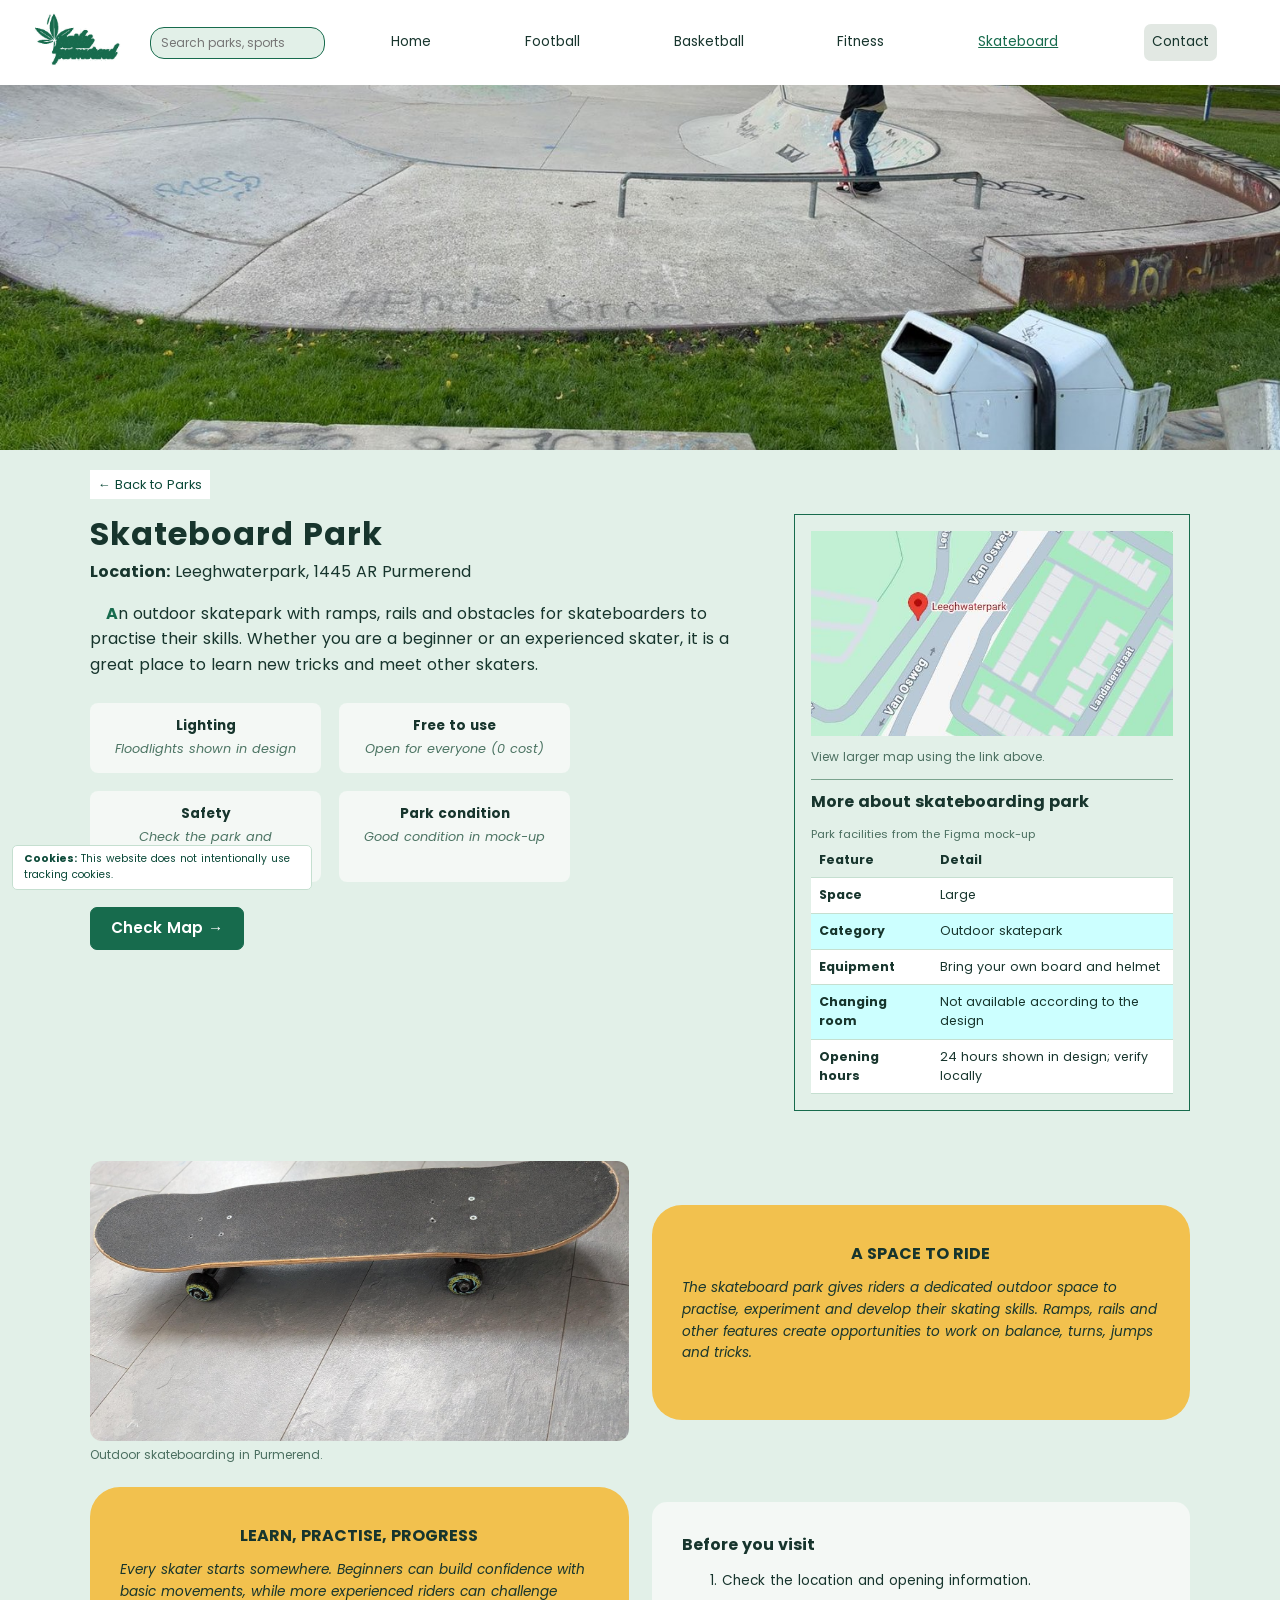
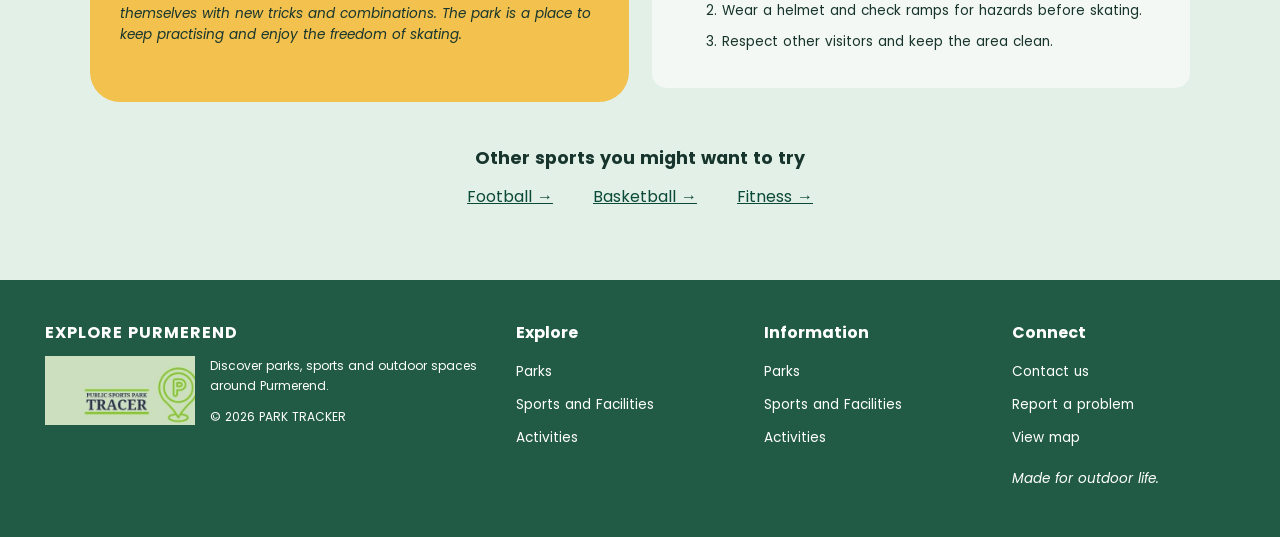
<file: skateboard.html>
<!DOCTYPE html>
<html lang="en">
	<head>
		<meta charset="utf-8">
		<meta name="viewport" content="width=device-width, initial-scale=1.0">
		<meta name="author" content="Purmerend Sports Parks">
		<meta name="description" content="Discover skateboarding facilities in Purmerend, find the location on a map, check park information and explore other outdoor sports nearby.">
		<meta name="keywords" content="Purmerend, skateboarding, sports park, outdoor sports, facilities">
		<title>Skateboard Park | Purmerend Sports Parks</title>
		<link rel="icon" type="image/png" href="img/parks-purmerend-logo.png">
		<link rel="stylesheet" type="text/css" href="css/style.css">
		<script src="navigation.js" defer></script>
	</head>
	<body>
		<header class="site-header">
			<a class="site-logo" href="index.html" aria-label="Go to the homepage">
				<img src="img/parks-purmerend-logo.png" alt="Parks Purmerend green logo" title="Parks Purmerend">
			</a>
			<form class="search-form" action="https://www.google.com/search" method="get" role="search">
				<label for="site-search">Search the web for parks and sports</label>
				<input class="search-input" id="site-search" type="search" name="q" placeholder="Search parks, sports" required>
				<input class="search-submit" type="submit" value="Search">
			</form>
			<button id="menu-button" class="menu-button" type="button" aria-controls="site-navigation" aria-expanded="false">☰ Menu</button>
			<nav id="site-navigation" class="site-navigation" aria-label="Main navigation">
				<ul>
					<li><a href="index.html">Home</a></li>
					<li><a href="football.html">Football</a></li>
					<li><a href="basketball.html">Basketball</a></li>
					<li><a href="fitness.html">Fitness</a></li>
					<li><a class="current-page" href="skateboard.html" aria-current="page">Skateboard</a></li>
					<li><a class="contact-nav" href="contact.html">Contact</a></li>
				</ul>
			</nav>
		</header>
		<main>
			<figure class="sport-banner">
				<img src="img/skatepark.jpg" alt="Outdoor skateboard ramp and obstacles" title="Skateboard Park">
				<figcaption>Skateboarding in Purmerend</figcaption>
			</figure>
			<section class="sport-content">
				<a class="back-link" href="index.html#parks">← Back to Parks</a>
				<section class="sport-columns">
					<article class="sport-intro">
						<h1>Skateboard Park</h1>
						<p><strong>Location:</strong> Leeghwaterpark, 1445 AR Purmerend</p>
						<p class="sport-description">An outdoor skatepark with ramps, rails and obstacles for skateboarders to practise their skills. Whether you are a beginner or an experienced skater, it is a great place to learn new tricks and meet other skaters.</p>
						<section class="facts" aria-label="Park information">
							<article><h2>Lighting</h2><p><em>Floodlights shown in design</em></p></article>
							<article><h2>Free to use</h2><p><em>Open for everyone (0 cost)</em></p></article>
							<article><h2>Safety</h2><p><em>Check the park and surroundings</em></p></article>
							<article><h2>Park condition</h2><p><em>Good condition in mock-up</em></p></article>
						</section>
						<a class="button" href="https://www.google.com/maps?q=Leeghwaterpark+skatepark+Purmerend" target="_blank" rel="noopener noreferrer">Check Map →</a>
					</article>
					<aside class="sport-more">
						<figure>
							<a href="https://www.google.com/maps?q=Leeghwaterpark+skatepark+Purmerend" target="_blank" rel="noopener noreferrer">
								<img src="img/skateboard-map.jpg" alt="Map showing the skateboarding park area" title="Map of Skateboard Park">
							</a>
							<figcaption>View larger map using the link above.</figcaption>
						</figure>
						<h2>More about skateboarding park</h2>
						<table class="facility-table">
							<caption>Park facilities from the Figma mock-up</caption>
							<thead><tr><th scope="col">Feature</th><th scope="col">Detail</th></tr></thead>
							<tbody>
								<tr><th scope="row">Space</th><td>Large</td></tr>
								<tr><th scope="row">Category</th><td>Outdoor skatepark</td></tr>
								<tr><th scope="row">Equipment</th><td>Bring your own board and helmet</td></tr>
								<tr><th scope="row">Changing room</th><td>Not available according to the design</td></tr>
								<tr><th scope="row">Opening hours</th><td>24 hours shown in design; verify locally</td></tr>
							</tbody>
						</table>
					</aside>
				</section>
				<section class="sport-stories" aria-label="More about the sport">
					<figure>
						<img src="img/skateboard-board.jpg" alt="Skateboarding location and equipment" title="Skateboarding at the park">
						<figcaption>Outdoor skateboarding in Purmerend.</figcaption>
					</figure>
					<article class="story-card">
						<h2>A SPACE TO RIDE</h2>
						<p>The skateboard park gives riders a dedicated outdoor space to practise, experiment and develop their skating skills. Ramps, rails and other features create opportunities to work on balance, turns, jumps and tricks.</p>
					</article>
					<article class="story-card">
						<h2>LEARN, PRACTISE, PROGRESS</h2>
						<p>Every skater starts somewhere. Beginners can build confidence with basic movements, while more experienced riders can challenge themselves with new tricks and combinations. The park is a place to keep practising and enjoy the freedom of skating.</p>
					</article>
					<aside class="visit-tips">
						<h2>Before you visit</h2>
						<ol>
							<li>Check the location and opening information.</li>
							<li>Wear a helmet and check ramps for hazards before skating.</li>
							<li>Respect other visitors and keep the area clean.</li>
						</ol>
					</aside>
				</section>
				<nav class="other-sports" aria-label="Other sports you might want to try">
					<h2>Other sports you might want to try</h2>
					<ul>
						<li><a href="football.html">Football →</a></li>
						<li><a href="basketball.html">Basketball →</a></li>
						<li><a href="fitness.html">Fitness →</a></li>
					</ul>
				</nav>
			</section>
		</main>
		<footer class="site-footer">
			<section class="footer-brand">
				<h2>Explore Purmerend</h2>
				<img src="img/park-tracker-logo.jpg" alt="Purmerend Sports Parks Tracker logo" title="Park Tracker logo">
				<p>Discover parks, sports and outdoor spaces around Purmerend.</p>
				<p>&copy; 2026 PARK TRACKER</p>
			</section>
			<section class="footer-links">
				<h2>Explore</h2>
				<ul>
					<li><a href="index.html#parks">Parks</a></li>
					<li><a href="football.html">Sports and Facilities</a></li>
					<li><a href="fitness.html">Activities</a></li>
				</ul>
			</section>
			<section class="footer-links">
				<h2>Information</h2>
				<ul>
					<li><a href="index.html#parks">Parks</a></li>
					<li><a href="basketball.html">Sports and Facilities</a></li>
					<li><a href="skateboard.html">Activities</a></li>
				</ul>
			</section>
			<section class="footer-links">
				<h2>Connect</h2>
				<ul>
					<li><a href="contact.html">Contact us</a></li>
					<li><a href="contact.html#report-form">Report a problem</a></li>
					<li><a href="index.html#park-map">View map</a></li>
				</ul>
				<p><em>Made for outdoor life.</em></p>
			</section>
		</footer>
		<aside class="cookie-notice" aria-label="Cookie notice">
			<p><strong>Cookies:</strong> This website does not intentionally use tracking cookies.</p>
		</aside>
	</body>
</html>
</file>
<file: css/style.css>
@import url('https://fonts.googleapis.com/css2?family=Poppins:wght@400;500;600;700&display=swap');

/* Colour palette is based on the supplied Purmerend Figma design. */
/* The layouts use basic CSS, Flexbox, Grid and one mobile media query. */
* {
    box-sizing: border-box;
}

body {
    margin: 0;
    background-color: #E2F0E8;
    color: #17352D;
    font-family: 'Poppins', Arial, sans-serif;
    font-size: 1rem;
    line-height: 1.5;
    word-spacing: 1px;
}

a {
    color: #0B4938;
}

a:hover {
    color: #27845D;
    text-decoration: underline;
}

a:active {
    color: #FFFFFF;
    background-color: #0B4938;
}

button, input, textarea {
    font-family: inherit;
}

img {
    max-width: 100%;
}

h1, h2, h3 {
    line-height: 1.25;
}

h1 {
    font-size: 2rem;
    letter-spacing: 1px;
}

h2 {
    font-size: 1.3rem;
}

p {
    line-height: 1.6;
}

/* Header and navigation */
.site-header {
    background-color: #FFFFFF;
    position: relative;
    display: flex;
    align-items: center;
    flex-wrap: wrap;
    gap: 25px;
    padding: 9px 30px;
    min-height: 80px;
}

.site-logo {
    flex-shrink: 0;
}

.site-logo img {
    width: 95px;
    height: 60px;
    object-fit: contain;
}

.search-form {
    display: flex;
    align-items: center;
}

.search-form label {
    position: absolute;
    left: -10000px;
}

.search-form .search-input {
    width: 175px;
    background-color: #E2F0E8;
    border-width: 1px;
    border-style: solid;
    border-color: #176B4D;
    border-radius: 14px;
    padding: 6px 10px;
    font-size: 0.75rem;
}

.search-form .search-submit {
    position: absolute;
    left: -10000px;
}

.site-navigation {
    flex: 1;
}

.site-navigation ul {
    display: flex;
    justify-content: space-around;
    align-items: center;
    flex-wrap: wrap;
    gap: 12px;
    padding: 0;
    margin: 0;
    list-style-type: none;
}

.site-navigation a {
    display: block;
    color: #17352D;
    font-size: 0.85rem;
    text-decoration: none;
    padding: 8px;
}

.site-navigation a:hover,
.site-navigation a.current-page {
    color: #176B4D;
    text-decoration: underline;
}

.site-navigation .contact-nav {
    background-color: #E2E8E3;
    border-radius: 7px;
}

.menu-button {
    display: none;
}

/* Common buttons and links */
.button, .sport-picker summary {
    display: inline-block;
    background-color: #176B4D;
    color: #FFFFFF;
    border-radius: 7px;
    border-width: 1px;
    border-style: solid;
    border-color: #176B4D;
    text-decoration: none;
    font-size: 0.95rem;
    font-weight: 600;
    padding: 9px 20px;
    cursor: pointer;
}

.button:hover,
.sport-picker summary:hover {
    background-color: #0B4938;
    color: #FFFFFF;
    text-decoration: none;
}

.back-link {
    display: inline-block;
    background-color: #FFFFFF;
    padding: 5px 8px;
    font-size: 0.8rem;
    text-decoration: none;
    margin-bottom: 15px;
}

/* Homepage photo and text */
.home-hero {
    background-image: url('../img/football-field.jpg');
    background-position: center;
    background-size: cover;
    min-height: 470px;
    padding: 30px 20px;
    display: flex;
    justify-content: center;
    align-items: flex-start;
}

.hero-message {
    width: 740px;
    max-width: 100%;
    background-color: rgba(10, 25, 16, 0.53);
    border-radius: 15px;
    color: #FFFFFF;
    padding: 25px 45px;
}

.hero-message h1 {
    color: #FFFFFF;
    font-size: 2.45rem;
    margin: 0 0 20px;
}

.hero-message h1 strong {
    color: #65A44D;
}

.hero-message p {
    font-size: 1.3rem;
    font-weight: 600;
    max-width: 650px;
    margin-bottom: 0;
}

/* Three homepage actions */
.home-features {
    display: grid;
    grid-template-columns: 1fr 1fr 1fr;
    grid-template-areas: 'explore report find';
    gap: 25px;
    max-width: 1040px;
    padding: 35px 15px;
    margin: auto;
}

.feature-explore { grid-area: explore; }
.feature-report { grid-area: report; }
.feature-find { grid-area: find; }
.feature-card {
    border-width: 1px;
    border-style: solid;
    border-color: #7AA38E;
    border-radius: 9px;
    padding: 22px 20px;
    min-height: 230px;
    display: flex;
    flex-direction: column;
    align-items: center;
    text-align: center;
}

.feature-card h2 {
    font-size: 1rem;
    color: #17352D;
    margin-top: 0;
}

.feature-card p {
    text-align: left;
    font-size: 0.8rem;
    max-width: 220px;
}

.feature-card .button,
.feature-card .sport-picker {
    width: 100%;
    text-align: center;
    margin-top: auto;
}

.sport-picker {
    position: relative;
}

.sport-picker summary {
    list-style-type: none;
    display: block;
    width: 100%;
}

.sport-picker summary::-webkit-details-marker {
    display: none;
}

.sport-picker ul {
    position: absolute;
    top: 100%;
    left: 0;
    width: 100%;
    list-style-type: none;
    padding: 7px;
    margin: 0;
    background-color: #FFFFFF;
    border-width: 1px;
    border-style: solid;
    border-color: #C5DFD0;
    z-index: 10;
}

.sport-picker li a {
    display: block;
    padding: 5px;
}

/* Homepage map and park cards */
.map-overview {
    max-width: 1050px;
    margin: auto;
    padding: 30px 15px 75px;
    display: grid;
    grid-template-columns: 1fr 1fr;
    gap: 45px;
    align-items: center;
}

.map-overview figure,
.sport-banner,
.sport-more figure,
.sport-stories figure {
    margin: 0;
}

.map-overview img {
    width: 100%;
    border-radius: 8px;
}

figcaption {
    color: #4B6F60;
    font-size: 0.75rem;
    margin-top: 5px;
}

.map-text h2 {
    color: #17352D;
    margin-bottom: 8px;
}

.map-text p {
    margin-top: 0;
}

.parks-section {
    padding: 45px 25px 65px;
    background-color: #F4F8F5;
    text-align: center;
}

.parks-section > h2 {
    text-transform: uppercase;
    letter-spacing: 1px;
}

.park-cards {
    display: grid;
    grid-template-columns: repeat(4, 1fr);
    gap: 20px;
    max-width: 1100px;
    margin: 25px auto 0;
}

.park-cards article {
    background-color: #FFFFFF;
    border: 1px solid #C5DFD0;
    border-radius: 10px;
    overflow: hidden;
    padding-bottom: 18px;
}

.park-cards img {
    width: 100%;
    height: 145px;
    object-fit: cover;
}

.park-cards h3,
.park-cards p {
    margin: 8px 14px;
}

.park-cards h3 {
    font-size: 1rem;
}

.park-cards a {
    font-weight: 600;
}

/* Sport detail page */
.sport-banner img {
    display: block;
    width: 100%;
    height: 365px;
    object-fit: cover;
    object-position: center 82%;
}

.sport-banner figcaption {
    position: absolute;
    left: -10000px;
}

.sport-content {
    max-width: 1150px;
    margin: auto;
    padding: 20px 25px 55px;
}

.sport-columns {
    display: grid;
    grid-template-columns: 1.65fr 1fr;
    gap: 50px;
}

.sport-intro h1 {
    margin: 0 0 5px;
}

.sport-intro > p {
    margin-top: 4px;
}

.sport-description {
    text-indent: 1em;
}

.sport-description::first-letter {
    font-weight: 700;
    color: #176B4D;
}

.facts {
    display: grid;
    grid-template-columns: 1fr 1fr;
    gap: 18px;
    max-width: 480px;
    margin: 25px 0;
}

.facts article {
    background-color: #F4F8F5;
    border-radius: 8px;
    padding: 14px 12px;
    text-align: center;
}

.facts h2 {
    font-size: 0.85rem;
    margin: 0;
}

.facts p {
    font-size: 0.8rem;
    color: #4D7564;
    margin: 5px 0 0;
}

.sport-more {
    border-width: 1px;
    border-style: solid;
    border-color: #176B4D;
    padding: 16px;
    background-color: #E2F0E8;
}

.sport-more img {
    width: 100%;
    height: 205px;
    object-fit: cover;
}

.sport-more h2 {
    border-top: 1px solid #7AA38E;
    font-size: 1rem;
    padding-top: 12px;
}

.facility-table {
    width: 100%;
    border-collapse: collapse;
    font-size: 0.78rem;
    text-align: left;
}

.facility-table caption {
    font-size: 0.7rem;
    text-align: left;
    color: #4B6F60;
}

.facility-table th,
.facility-table td {
    padding: 8px;
    border-bottom: 1px solid #C5DFD0;
}

.facility-table tbody tr:nth-child(even) {
    background-color: #CFF;
}

.facility-table tbody tr:nth-child(odd) {
    background-color: #FFF;
}

.sport-stories {
    display: grid;
    grid-template-columns: 1fr 1fr;
    gap: 23px;
    margin-top: 50px;
    align-items: center;
}

.sport-stories img {
    display: block;
    width: 100%;
    height: 280px;
    object-fit: cover;
    border-radius: 12px;
}

.story-card {
    background-color: #F2C14E;
    border-radius: 30px;
    padding: 25px 30px;
    min-height: 215px;
}

.story-card h2 {
    font-size: 1rem;
    text-align: center;
}

.story-card p {
    font-size: 0.85rem;
    font-style: italic;
}

.visit-tips {
    background-color: #F4F8F5;
    border-radius: 15px;
    padding: 20px 30px;
}

.visit-tips h2 {
    font-size: 1rem;
}

.visit-tips li {
    margin-bottom: 10px;
    font-size: 0.85rem;
}

.other-sports {
    text-align: center;
    padding-top: 30px;
}

.other-sports h2 {
    font-size: 1.1rem;
}

.other-sports ul {
    display: flex;
    justify-content: center;
    gap: 40px;
    padding: 0;
    list-style-type: none;
}

/* Contact page */
.contact-hero {
    background-image: url('../img/football-field.jpg');
    background-position: center;
    background-size: cover;
    padding: 70px 25px;
}

.contact-hero header {
    background-color: rgba(10, 25, 16, 0.6);
    color: #FFFFFF;
    max-width: 790px;
    padding: 22px 30px;
    margin: auto;
    border-radius: 12px;
}

.contact-hero h1 {
    margin: 0;
}

.contact-area {
    padding: 20px 40px 55px;
    max-width: 1100px;
    margin: auto;
}

.contact-columns {
    display: grid;
    grid-template-columns: 1fr 1fr;
    gap: 65px;
    padding: 30px 15px;
}

.contact-details {
    background-color: #F4F8F5;
    padding: 20px;
    border-radius: 9px;
    align-self: start;
}

.contact-details h2 {
    color: #176B4D;
}

.contact-details p {
    background-color: #E2F0E8;
    padding: 10px;
    border-radius: 5px;
}

.contact-details a {
    overflow-wrap: anywhere;
}

.contact-form {
    background-color: #FFFFFF;
    padding: 16px;
}

.contact-form fieldset {
    border: 0;
    padding: 0;
    margin: 0;
}

.contact-form legend {
    font-weight: 700;
    color: #17352D;
    margin-bottom: 10px;
}

.contact-form label {
    display: block;
    margin-top: 12px;
    font-weight: 600;
    font-size: 0.9rem;
}

.contact-form .form-field,
.contact-form textarea {
    display: block;
    width: 100%;
    padding: 10px;
    border-width: 1px;
    border-style: solid;
    border-color: #7AA38E;
    border-radius: 6px;
    margin-top: 5px;
    font-size: 0.9rem;
    background-color: #F4F8F5;
}

.contact-form .button {
    display: block;
    width: 65%;
    margin: 18px auto 0;
}

.form-explanation {
    font-size: 0.75rem;
    color: #4B6F60;
}

.contact-thanks {
    text-align: right;
    color: #4D7564;
    font-size: 1.25rem;
    font-style: italic;
}

/* Footer: floating logo provides a meaningful use of float. */
.site-footer {
    background-color: #215B46;
    color: #FFFFFF;
    display: grid;
    grid-template-columns: 2fr 1fr 1fr 1fr;
    gap: 25px;
    padding: 30px 45px;
}

.site-footer h2 {
    font-size: 1rem;
    color: #FFFFFF;
}

.footer-brand h2 {
    text-transform: uppercase;
    letter-spacing: 1px;
}

.footer-brand img {
    float: left;
    width: 150px;
    margin: 0 15px 8px 0;
}

.footer-brand p {
    font-size: 0.75rem;
}

.site-footer ul {
    list-style-type: none;
    padding: 0;
}

.site-footer li {
    margin-bottom: 9px;
}

.site-footer a {
    color: #FFFFFF;
    text-decoration: none;
    font-size: 0.85rem;
}

.site-footer a:hover {
    text-decoration: underline;
}

.site-footer em {
    font-size: 0.85rem;
}

/* Visible cookies message required by the school assessment. */
.cookie-notice {
    position: fixed;
    left: 12px;
    bottom: 10px;
    z-index: 9999;
    background-color: #FFFFFF;
    color: #0B4938;
    border-width: 1px;
    border-style: solid;
    border-color: #C5DFD0;
    border-radius: 5px;
    padding: 5px 11px;
    max-width: 300px;
    font-size: 0.65rem;
}

.cookie-notice p {
    margin: 0;
}

/* PC layout: widths greater than 768px. */
@media screen and (min-width: 769px) {
    .menu-button {
        display: none;
    }

    .site-navigation {
        display: block;
    }
}

/* Smartphone layout: 768px or less. PC layout is above 768px. */
@media screen and (max-width: 768px) {
    .site-header {
        min-height: 65px;
        background-color: #A8D6B1;
        justify-content: space-between;
        padding: 7px 18px;
    }

    .site-logo img {
        width: 100px;
    }

    .search-form {
        display: none;
    }

    .menu-button {
        display: block;
        background-color: #A8D6B1;
        color: #17352D;
        border: 1px solid #176B4D;
        padding: 7px 10px;
        cursor: pointer;
    }

    .site-navigation {
        display: none;
        position: absolute;
        top: 65px;
        right: 0;
        width: 220px;
        background-color: #E2F0E8;
        border: 1px solid #176B4D;
        z-index: 100;
    }

    .site-navigation.open {
        display: block;
    }

    .site-navigation ul {
        display: block;
    }

    .site-navigation li a {
        display: block;
        padding: 10px 15px;
    }

    .home-hero {
        min-height: 390px;
        align-items: center;
        padding: 0;
        background-position: center;
    }

    .hero-message {
        width: 100%;
        border-radius: 0;
        padding: 20px;
    }

    .hero-message h1 {
        font-size: 1.7rem;
    }

    .hero-message p {
        font-size: 0.95rem;
        font-weight: 400;
    }

    .home-features {
        grid-template-columns: 1fr;
        grid-template-areas: 'find' 'explore' 'report';
        max-width: 380px;
        padding: 50px 24px;
    }

    .feature-card {
        min-height: 210px;
    }

    .feature-card p {
        text-align: center;
    }

    .map-overview {
        grid-template-columns: 1fr;
        max-width: 390px;
        gap: 20px;
        text-align: center;
        padding: 35px 25px 50px;
    }

    .park-cards {
        grid-template-columns: 1fr;
        max-width: 390px;
    }

    .sport-banner img {
        height: 250px;
    }

    .sport-content {
        padding: 20px 18px 45px;
    }

    .sport-columns {
        grid-template-columns: 1fr;
        gap: 30px;
    }

    .sport-intro h1 {
        font-size: 1.7rem;
    }

    .facts {
        gap: 10px;
    }

    .sport-stories {
        grid-template-columns: 1fr;
    }

    .sport-stories img {
        height: 230px;
    }

    .other-sports ul {
        display: block;
    }

    .other-sports li {
        margin: 12px 0;
    }

    .contact-hero {
        padding: 45px 15px;
    }

    .contact-hero h1 {
        font-size: 1.7rem;
    }

    .contact-area {
        padding: 20px;
    }

    .contact-columns {
        grid-template-columns: 1fr;
        gap: 20px;
        padding: 20px 0;
    }

    .contact-thanks {
        text-align: center;
    }

    .site-footer {
        grid-template-columns: 1fr;
        text-align: center;
        gap: 12px;
        padding: 25px 18px 65px;
    }

    .footer-brand img {
        float: none;
        display: block;
        margin: 0 auto 10px;
    }

    .cookie-notice {
        max-width: 250px;
        font-size: 0.6rem;
    }
}
</file>
